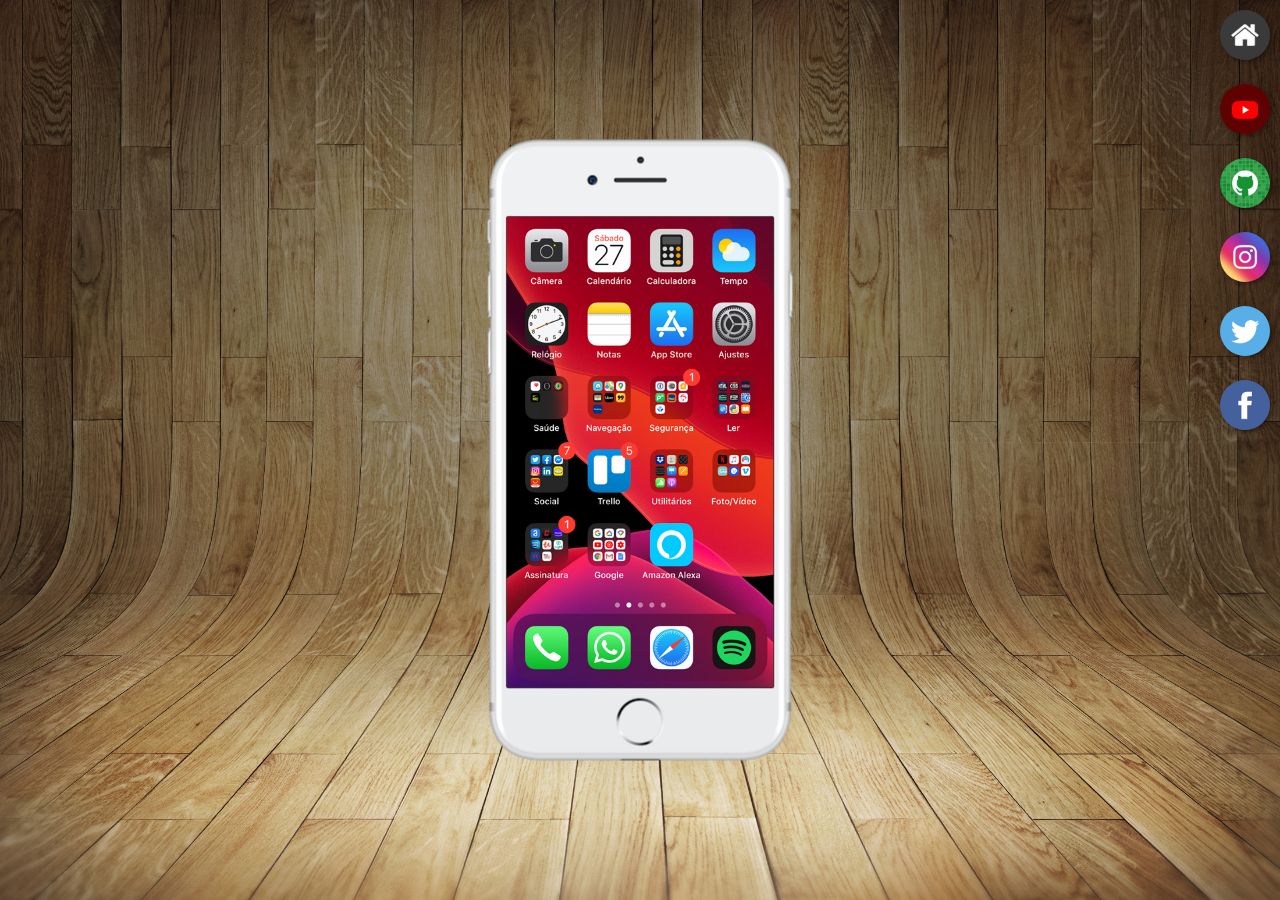
<file: index.html>
<!DOCTYPE html>
<html lang="pt-briii">
<head>
    <meta charset="UTF-8">
    <meta name="viewport" content="width=device-width, initial-scale=1.0">
    <title>projeto redes sociais</title>
    <link rel="shortcut icon" href="favicon.ico" type="image/x-icon">
    <link rel="stylesheet" href="estilos/style.css">
</head>
<body>
    <main>
        <section id="telefone">
            <iframe src="home.html" name="tela" id="tela" frameborder="0"></iframe>
        </section>
        <section id="reses">

        <section id="redes">
            <a href="home.html" target="tela"><img src="imagens/logo-home.jpg" alt="home"></a> <br>
            <a href="youtube.html" target="tela"><img src="imagens/logo-youtube.jpg" alt="youtube"></a> <br>
            <a href="github.html" target="tela"><img src="imagens/logo-github.jpg" alt="github"></a> <br>
            <a href="#" target="tela"><img src="imagens/logo-instagram.jpg" alt="instagram"></a> <br>
            <a href="#" target="tela"><img src="imagens/logo-twitter.jpg" alt="twitter"></a> <br>
            <a href="#" target="tela"><img src="imagens/logo-facebook.jpg" alt="facebook"></a> <br>
        </section>
    </main>
</body>
</html>
</file>
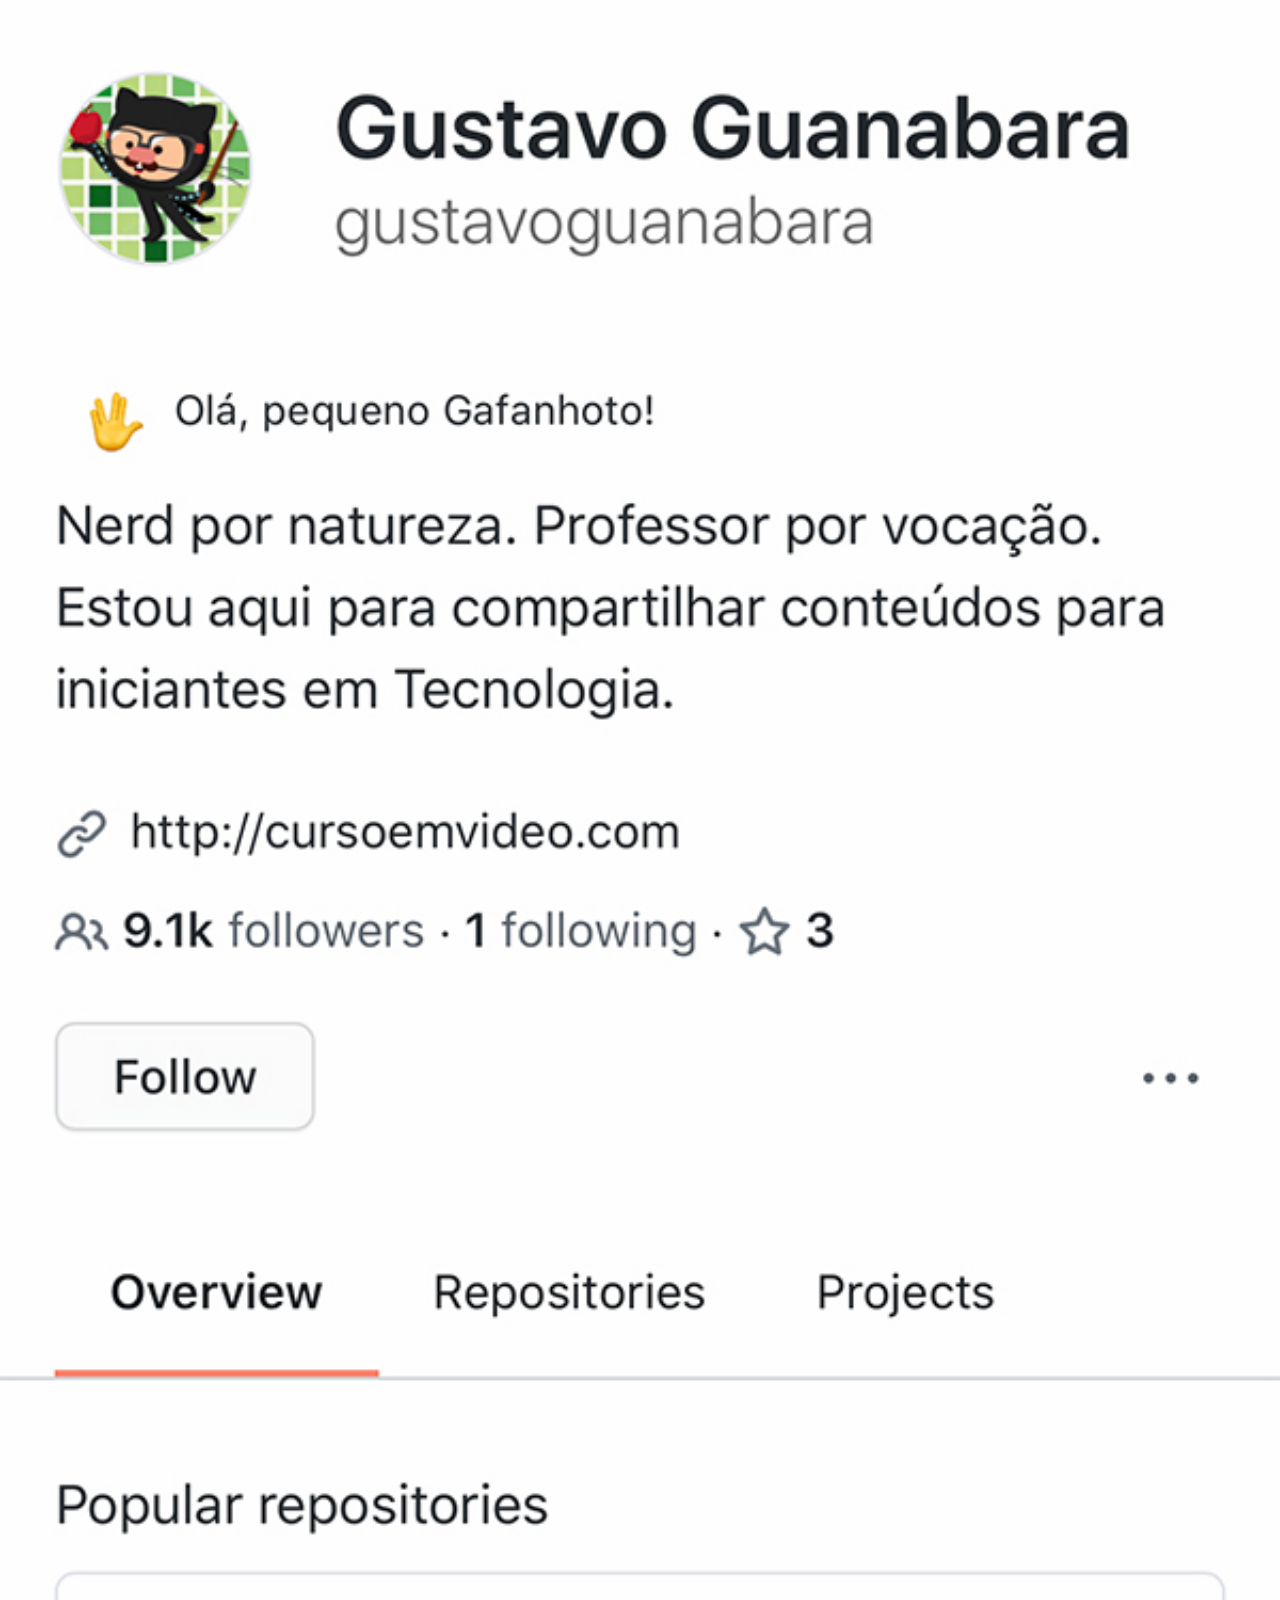
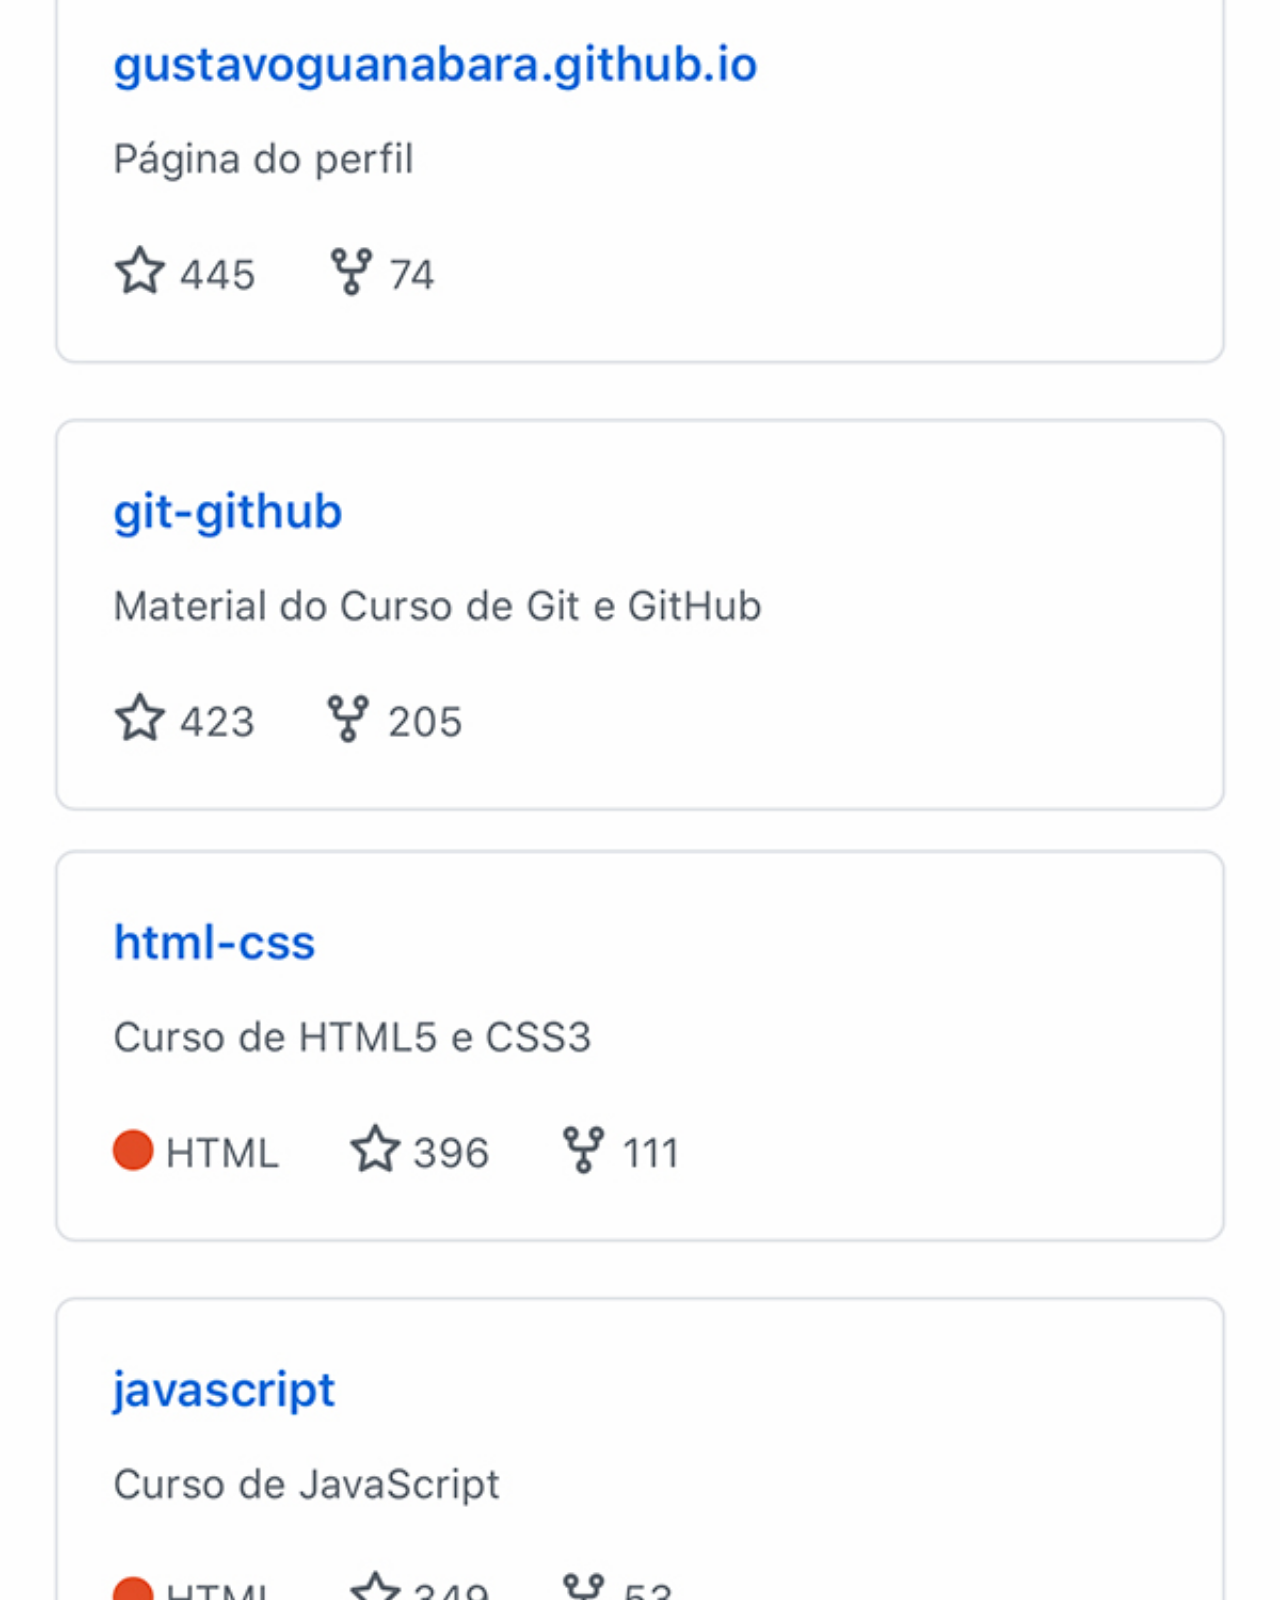
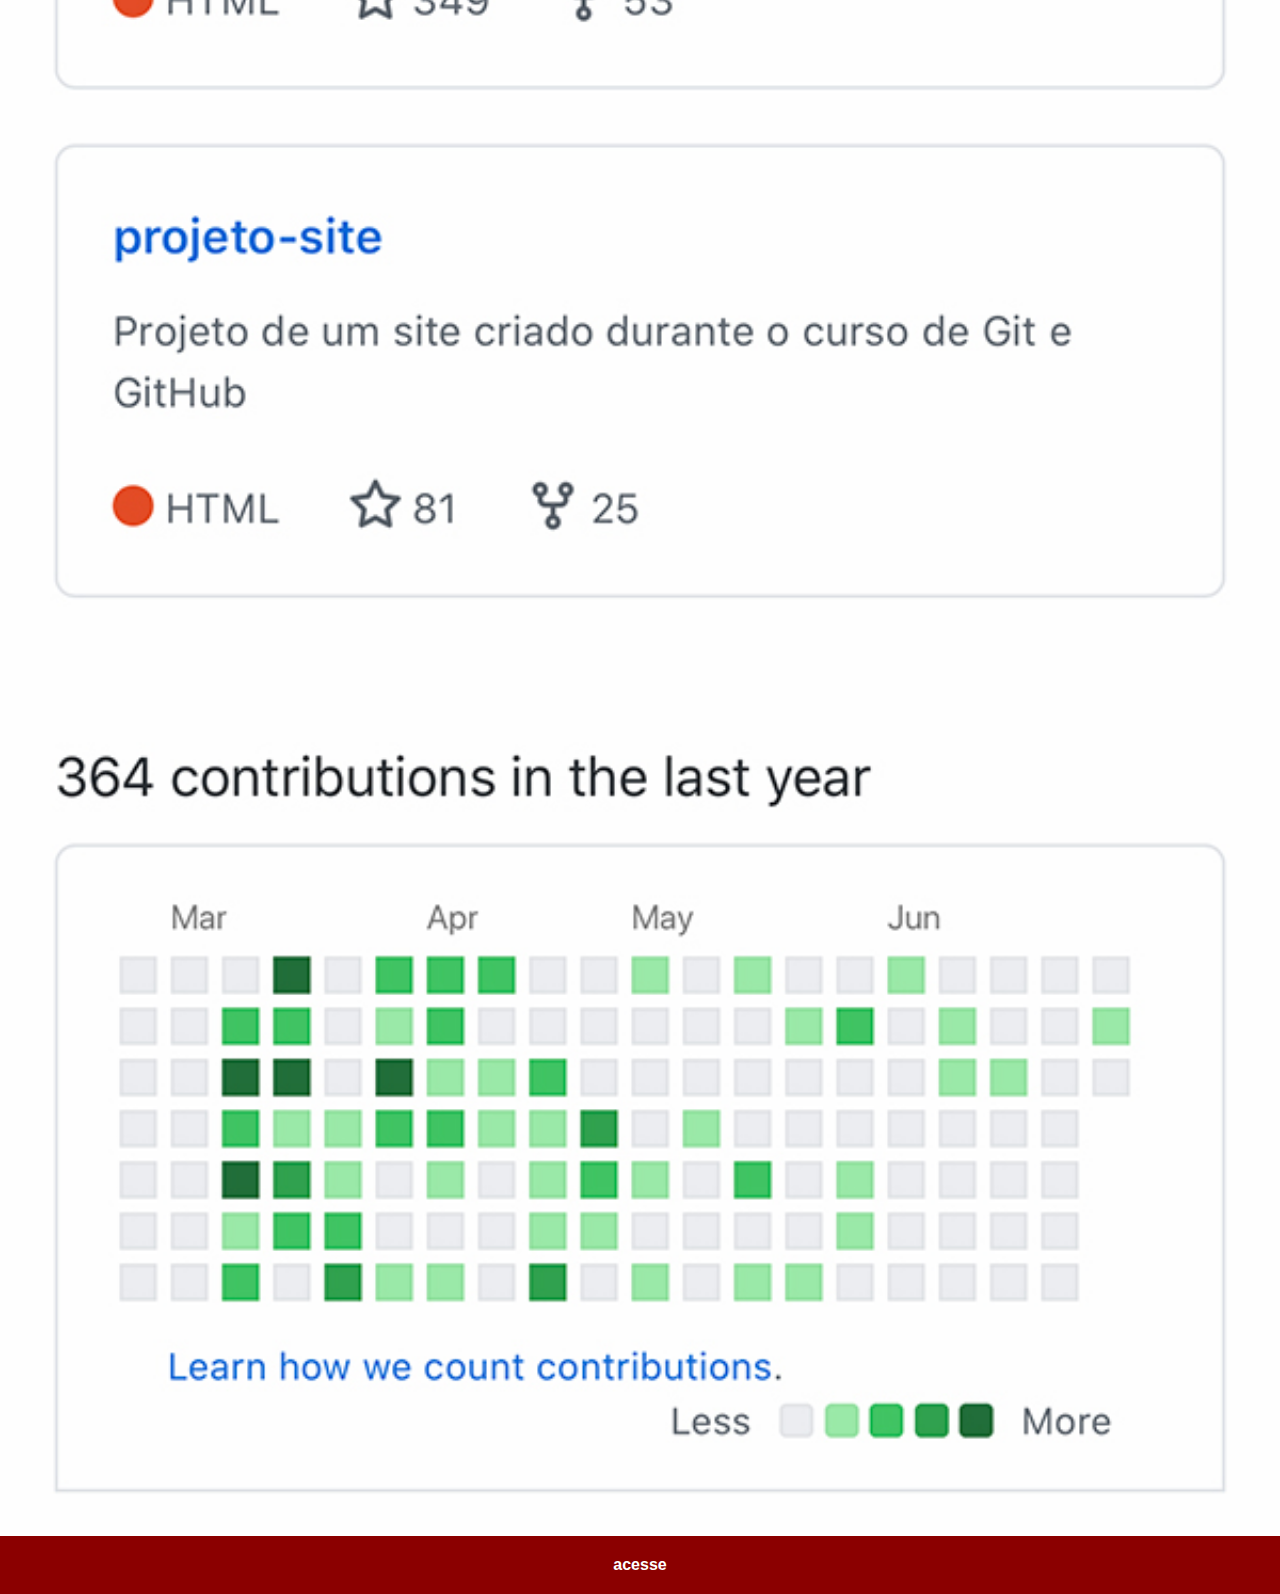
<file: github.html>
<!DOCTYPE html>
<html lang="pt-br">
<head>
    <meta charset="UTF-8">
    <meta name="viewport" content="width=device-width, initial-scale=1.0">
    <title>github</title>
    <link rel="stylesheet" href="estilos/social.css">
</head>
<body>
    <img src="imagens/tela-github.jpg" alt="github">
    <a href="https://github.com/gustavoguanabara" target="_blank">acesse</a>
</body>
</html>
</file>
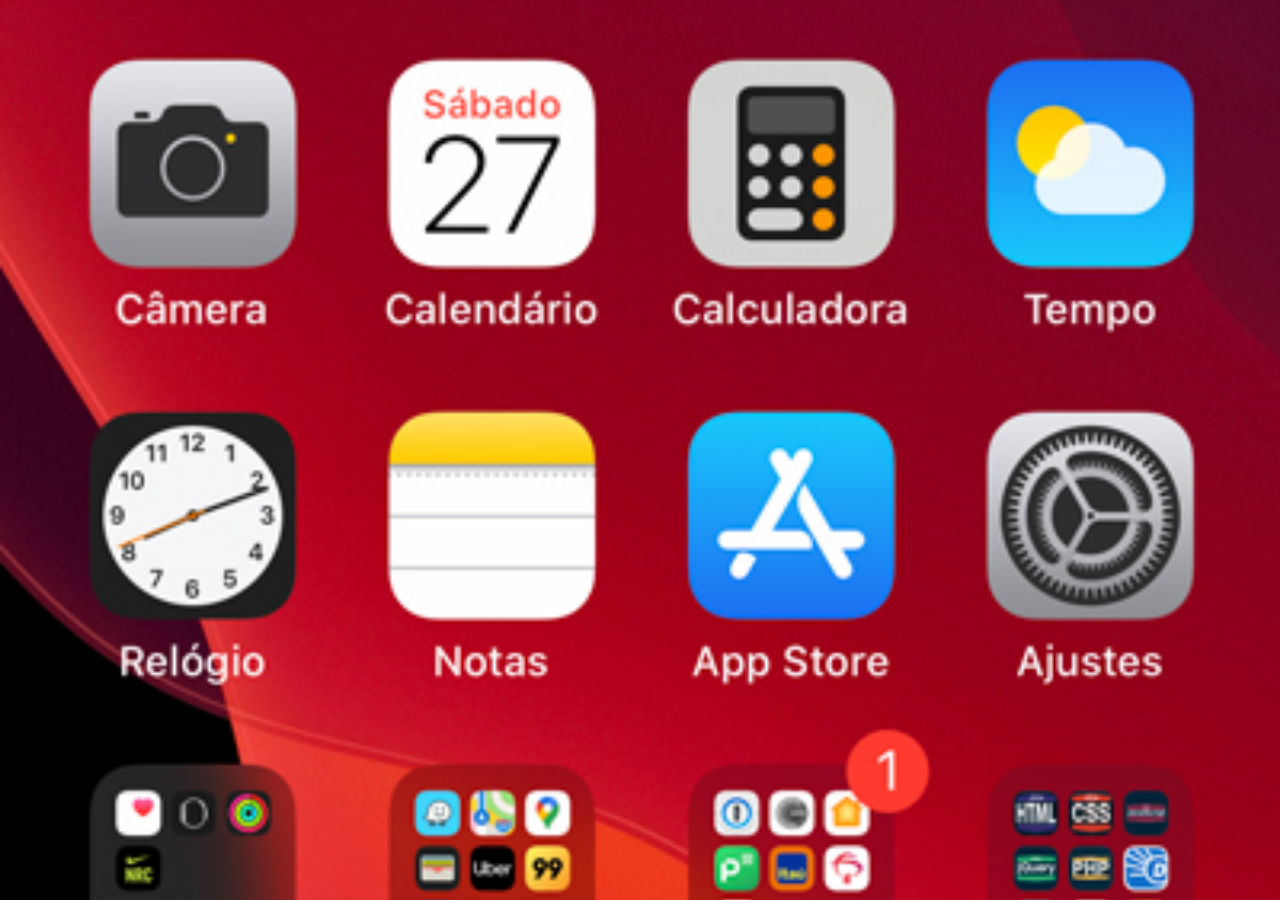
<file: home.html>
<!DOCTYPE html>
<html lang="pt-br">
<head>
    <meta charset="UTF-8">
    <meta name="viewport" content="width=device-width, initial-scale=1.0">
    <title>home</title>
</head>
<style>
    * {
        margin: 0px;
        padding: 0px;
    }

    body {
        width: 100vw;
        height: 100vh;
        background: black url('imagens/tela-home.jpg') no-repeat top center;
        background-size: cover;
    }
</style>
<body>
    
</body>
</html>
</file>
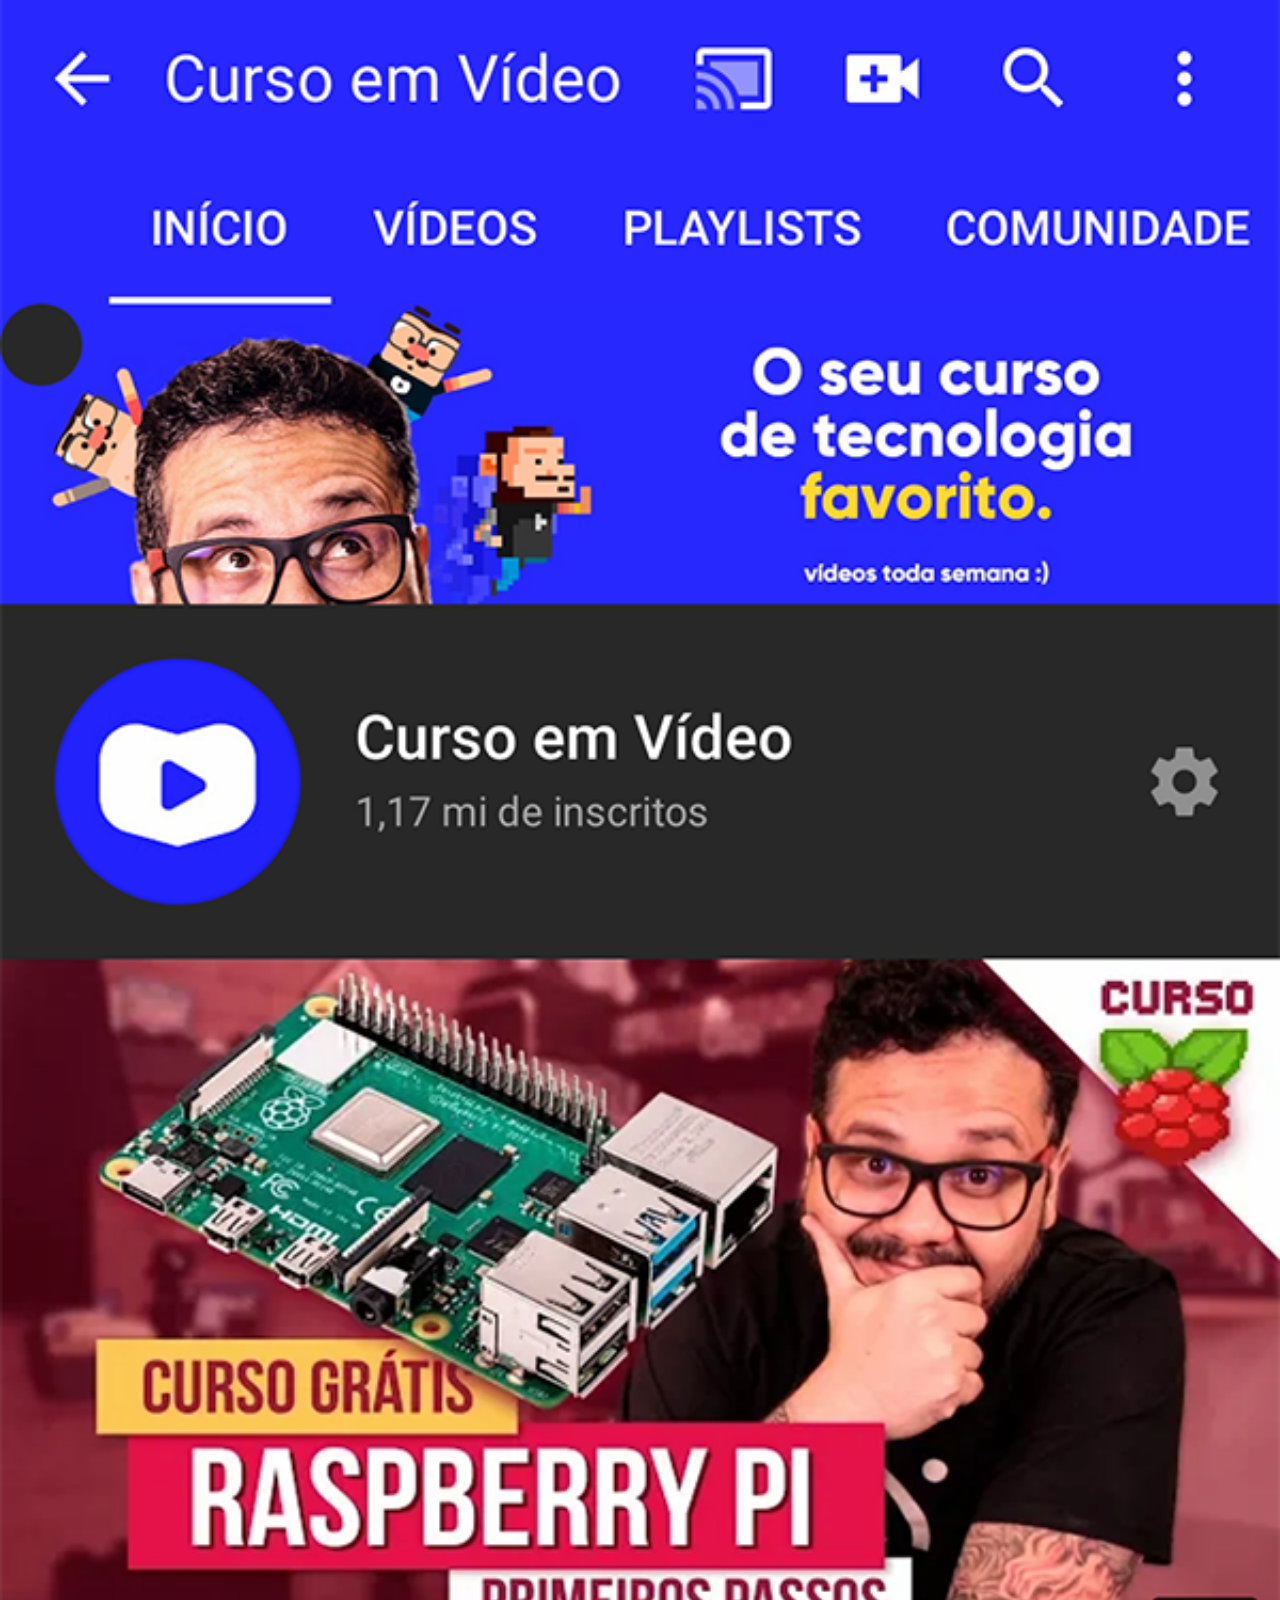
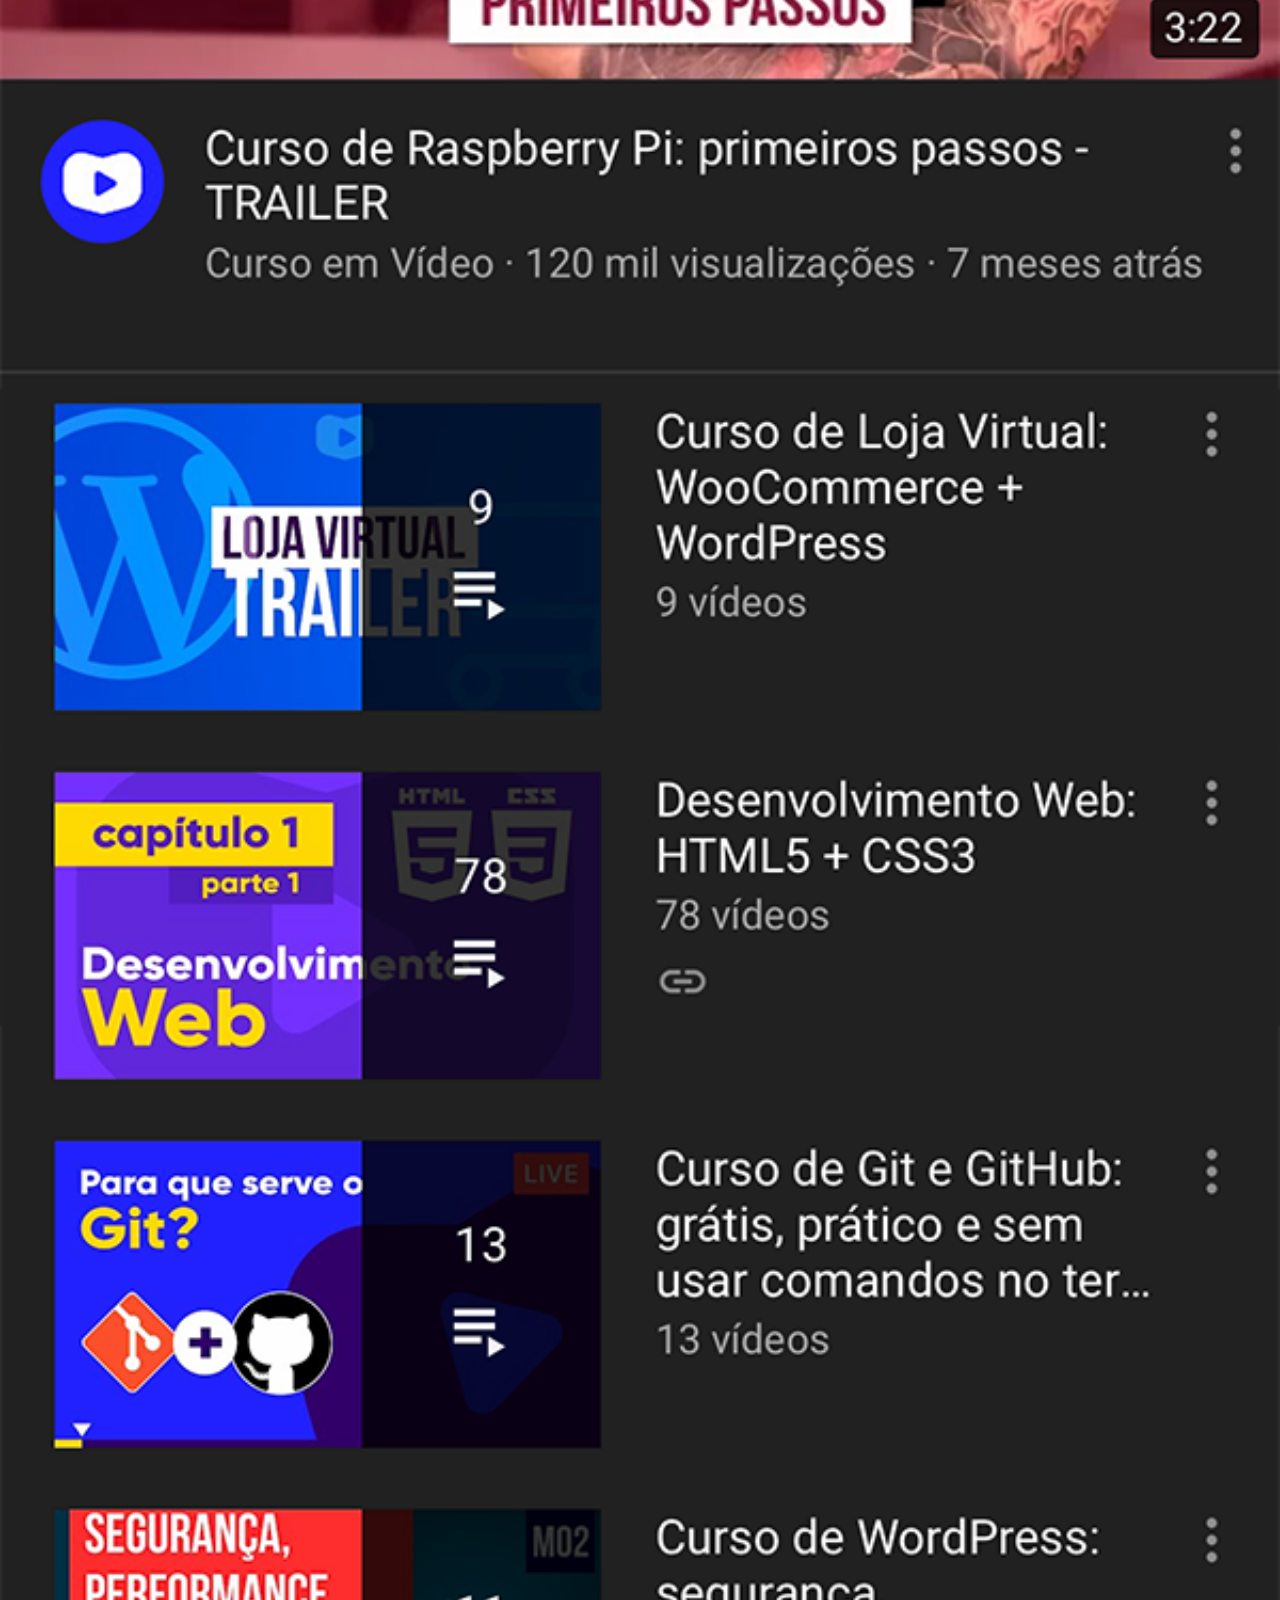
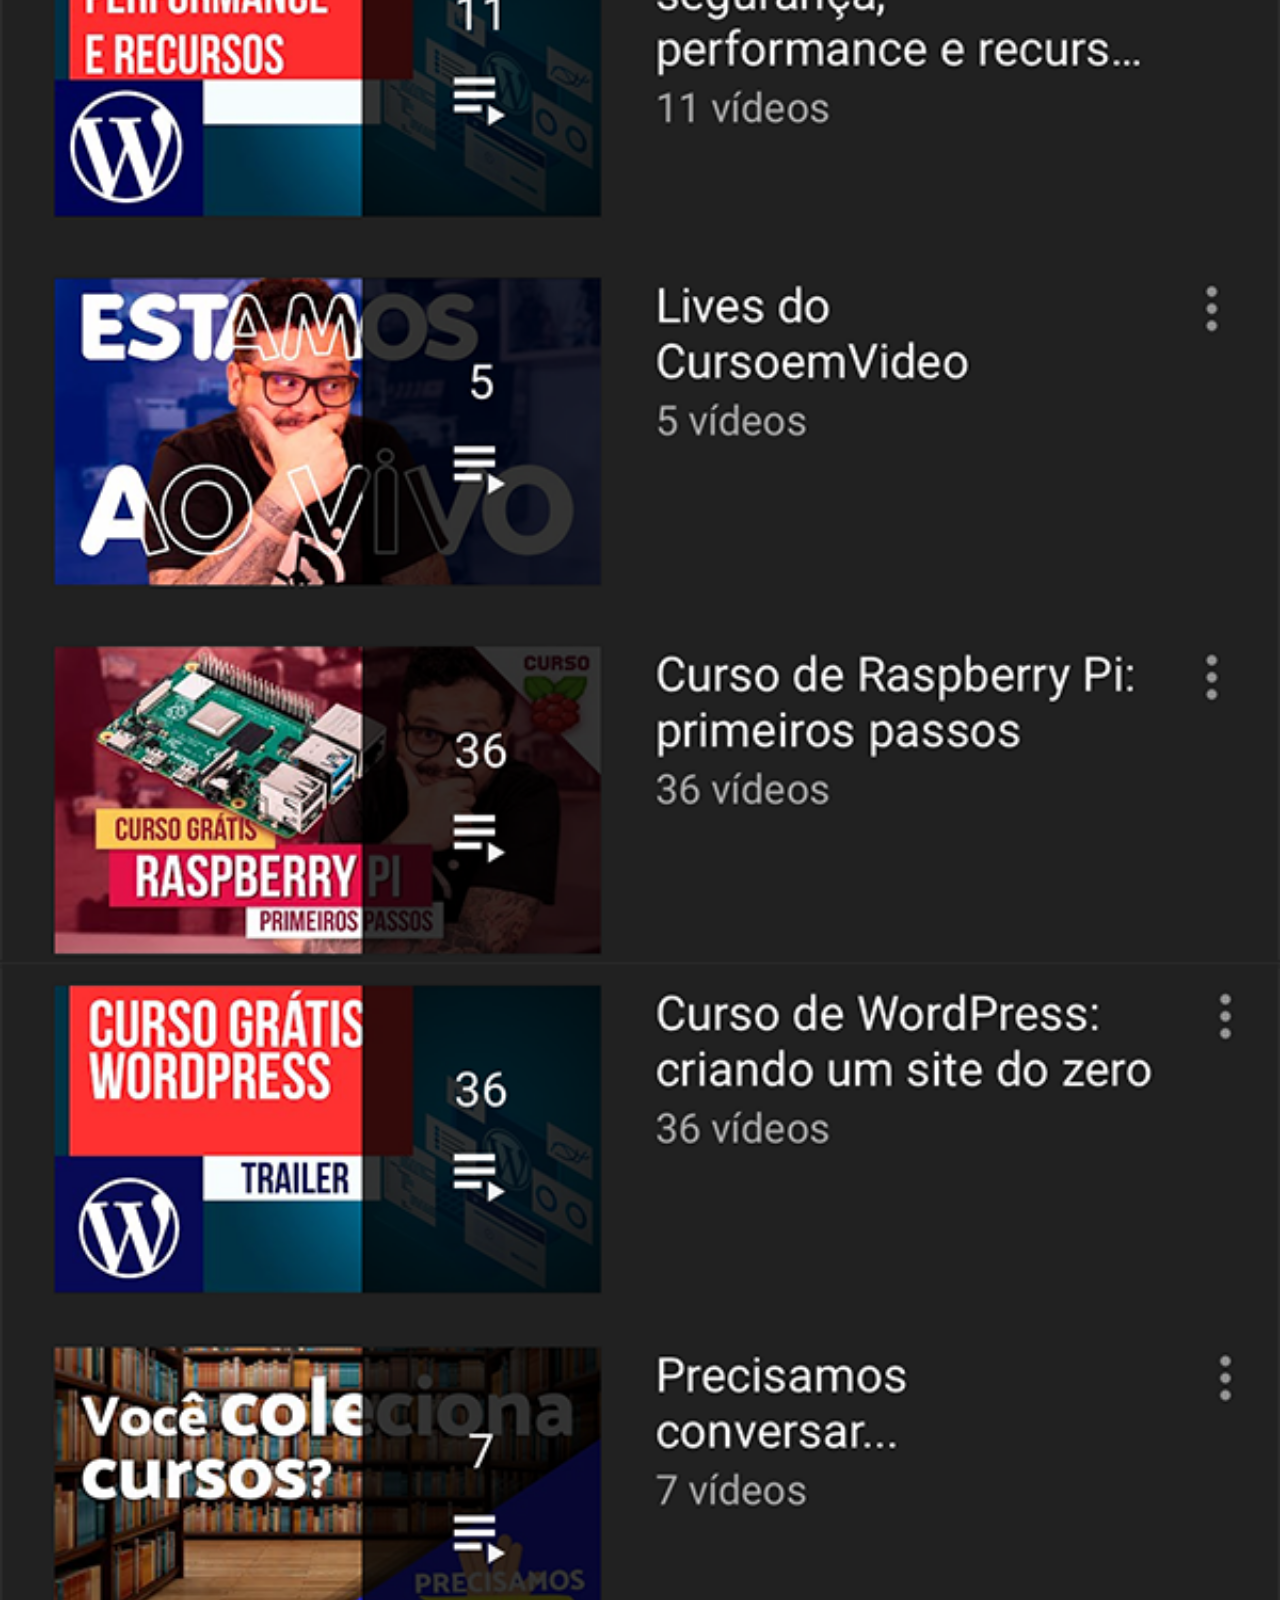
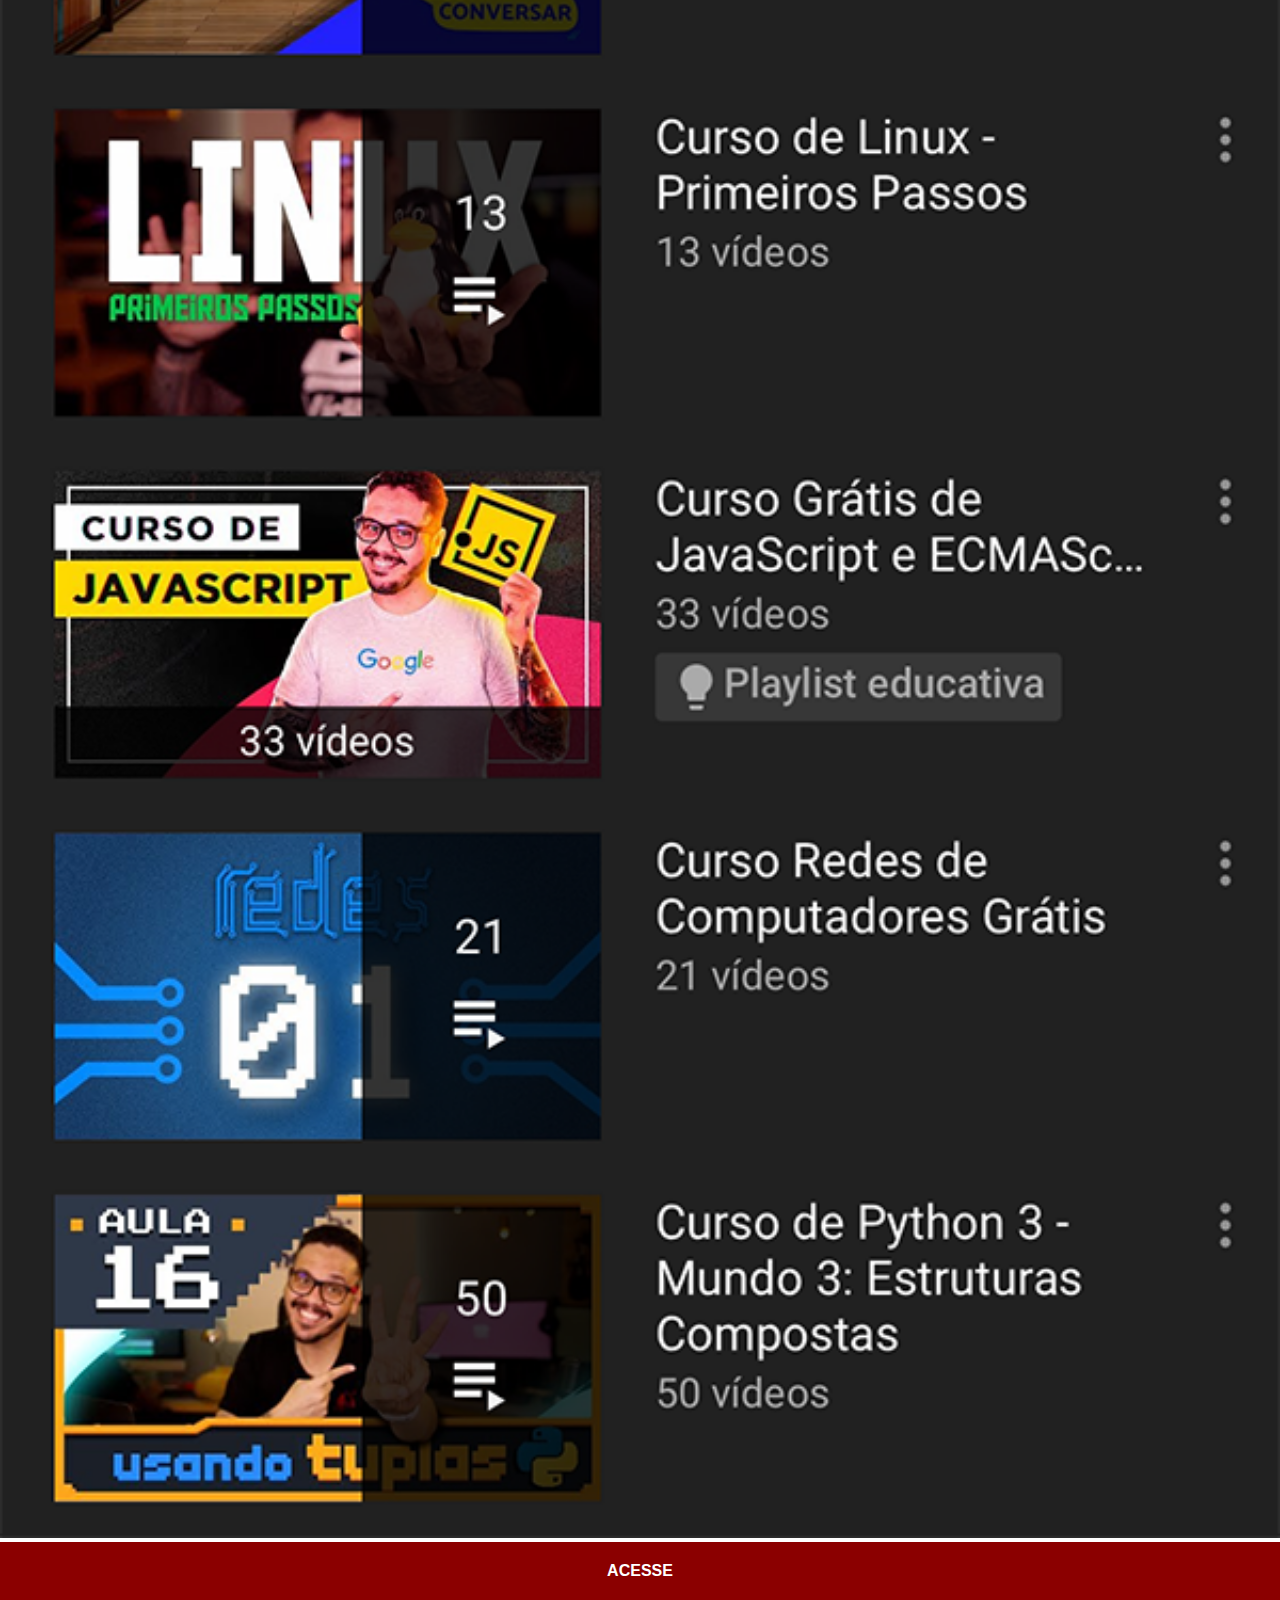
<file: youtube.html>
<!DOCTYPE html>
<html lang="pt-br">
<head>
    <meta charset="UTF-8">
    <meta name="viewport" content="width=device-width, initial-scale=1.0">
    <title>youtube</title>
    <link rel="stylesheet" href="estilos/social.css">
</head>
<body>
    <img src="imagens/tela-youtube.png" alt="youtube">
    <a href="https://www.youtube.com/c/CursoemV%C3%ADdeo" target="_blank">ACESSE</a>
</body>
</html>
</file>
<file: estilos/style.css>
@charset "UTF-8";

* {
    margin: 0px;
    padding: 0px;
    font-family: Arial, Helvetica, sans-serif;
}

html, body {
    height: 100vh;
    width: 100vw;
    background-color: black;
}

body {
    background: url(../imagens/fundo-madeira.jpg)no-repeat
    top center;
    background-size: cover;
}

main {
    height: 100vh;
    position: relative;
}

section#telefone {
    position: absolute;
    top: 50%;
    left: 50%;
    transform: translate(-50%, -50%);

    height: 627px;
    width: 311px;
    background: url(../imagens/frame-iphone.png) no-repeat;
}

iframe#tela {
    position: relative;
    top: 80px;
    left: 22px;
    width: 267px;
    height: 471px;
}

section#redes {
    text-align: right;
}

section#redes img {
    width: 50px;
    margin: 10px;
    border-radius: 50%;
    box-shadow: 2px 2px 5px rgba(0, 0, 0, 0.400);
    box-sizing: border-box;
}

section#redes img:hover {
    border: 2px solid rgba(255, 255, 255, 0.600);
    transform: translate(-3px, -3px);
    box-shadow: 5px 5px 10px rgba(0, 0, 0, 0.600);
    transition: transform .5, border 5s;
}
</file>
<file: estilos/social.css>
@charset "UTF-8";


* {
    margin: 0px;
    padding: 0px;
    font-family: Arial, Helvetica, sans-serif;
}

::-webkit-scrollbar {
    width: 0px;
    height: 0px;
}

img {
    width: 100vw;

}

a {
    display: block;
    background-color: darkred;
    color: white;
    padding: 20px;
    text-align: center;
    font-weight: bolder;
    text-decoration: none;
}

a:hover {
    background-color: red;
}
</file>
